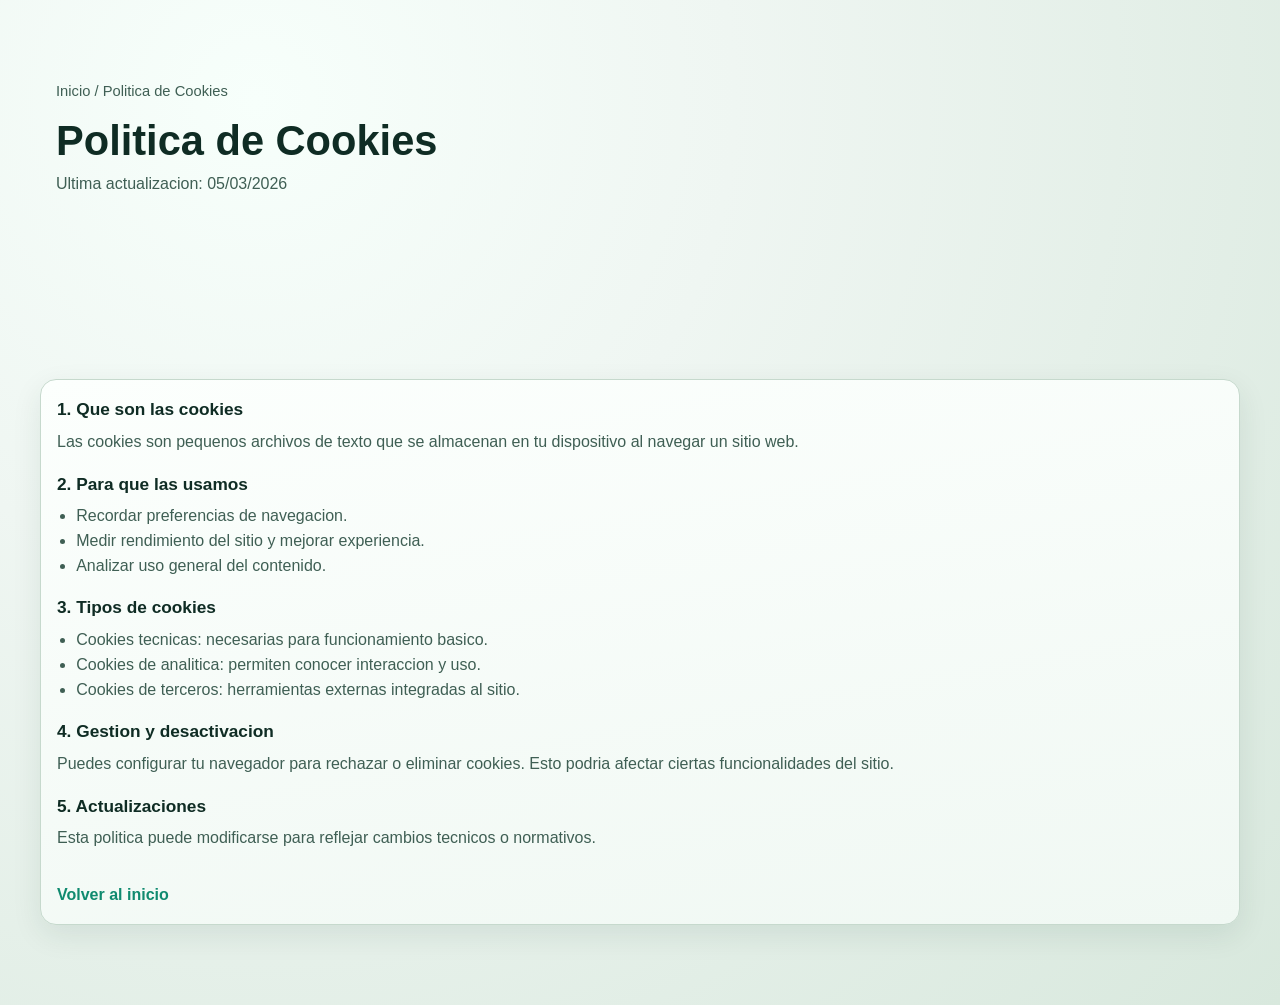
<file: politica-cookies.html>
<!DOCTYPE html>
<html lang="es">
<head>
    <meta charset="UTF-8">
    <meta name="viewport" content="width=device-width, initial-scale=1.0">
    <title>Politica de Cookies | Xestion Systems</title>
    <meta name="description" content="Politica de cookies y tecnologias similares utilizadas por Xestion Systems.">
    <meta name="robots" content="index,follow">
    <link rel="stylesheet" href="style.css">
</head>
<body class="legal-page">
    <main>
        <section class="section legal-hero">
            <div class="container">
                <p class="breadcrumb"><a href="index.html">Inicio</a> / Politica de Cookies</p>
                <h1>Politica de Cookies</h1>
                <p class="section-subtitle">Ultima actualizacion: 05/03/2026</p>
            </div>
        </section>

        <section class="section">
            <div class="container legal-content">
                <article>
                    <h2>1. Que son las cookies</h2>
                    <p>Las cookies son pequenos archivos de texto que se almacenan en tu dispositivo al navegar un sitio web.</p>
                </article>

                <article>
                    <h2>2. Para que las usamos</h2>
                    <ul>
                        <li>Recordar preferencias de navegacion.</li>
                        <li>Medir rendimiento del sitio y mejorar experiencia.</li>
                        <li>Analizar uso general del contenido.</li>
                    </ul>
                </article>

                <article>
                    <h2>3. Tipos de cookies</h2>
                    <ul>
                        <li>Cookies tecnicas: necesarias para funcionamiento basico.</li>
                        <li>Cookies de analitica: permiten conocer interaccion y uso.</li>
                        <li>Cookies de terceros: herramientas externas integradas al sitio.</li>
                    </ul>
                </article>

                <article>
                    <h2>4. Gestion y desactivacion</h2>
                    <p>Puedes configurar tu navegador para rechazar o eliminar cookies. Esto podria afectar ciertas funcionalidades del sitio.</p>
                </article>

                <article>
                    <h2>5. Actualizaciones</h2>
                    <p>Esta politica puede modificarse para reflejar cambios tecnicos o normativos.</p>
                </article>

                <a class="back-home" href="index.html">Volver al inicio</a>
            </div>
        </section>
    </main>
</body>
</html>
</file>
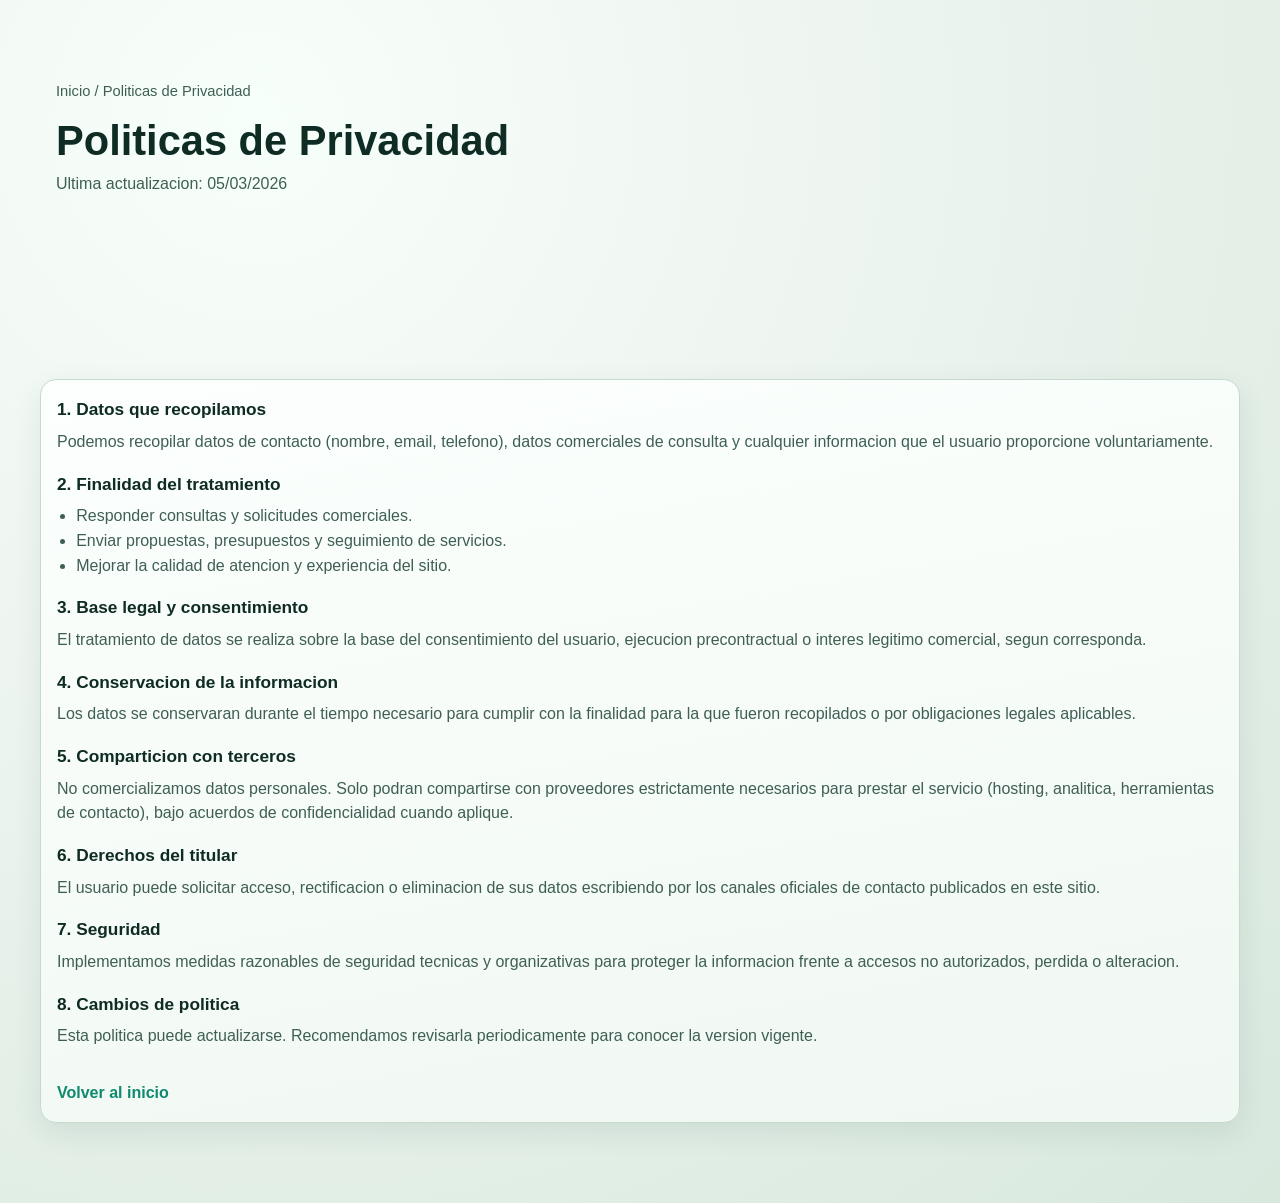
<file: politicas-privacidad.html>
<!DOCTYPE html>
<html lang="es">
<head>
    <meta charset="UTF-8">
    <meta name="viewport" content="width=device-width, initial-scale=1.0">
    <title>Politicas de Privacidad | Xestion Systems</title>
    <meta name="description" content="Politicas de privacidad y tratamiento de datos personales de Xestion Systems.">
    <meta name="robots" content="index,follow">
    <link rel="stylesheet" href="style.css">
</head>
<body class="legal-page">
    <main>
        <section class="section legal-hero">
            <div class="container">
                <p class="breadcrumb"><a href="index.html">Inicio</a> / Politicas de Privacidad</p>
                <h1>Politicas de Privacidad</h1>
                <p class="section-subtitle">Ultima actualizacion: 05/03/2026</p>
            </div>
        </section>

        <section class="section">
            <div class="container legal-content">
                <article>
                    <h2>1. Datos que recopilamos</h2>
                    <p>Podemos recopilar datos de contacto (nombre, email, telefono), datos comerciales de consulta y cualquier informacion que el usuario proporcione voluntariamente.</p>
                </article>

                <article>
                    <h2>2. Finalidad del tratamiento</h2>
                    <ul>
                        <li>Responder consultas y solicitudes comerciales.</li>
                        <li>Enviar propuestas, presupuestos y seguimiento de servicios.</li>
                        <li>Mejorar la calidad de atencion y experiencia del sitio.</li>
                    </ul>
                </article>

                <article>
                    <h2>3. Base legal y consentimiento</h2>
                    <p>El tratamiento de datos se realiza sobre la base del consentimiento del usuario, ejecucion precontractual o interes legitimo comercial, segun corresponda.</p>
                </article>

                <article>
                    <h2>4. Conservacion de la informacion</h2>
                    <p>Los datos se conservaran durante el tiempo necesario para cumplir con la finalidad para la que fueron recopilados o por obligaciones legales aplicables.</p>
                </article>

                <article>
                    <h2>5. Comparticion con terceros</h2>
                    <p>No comercializamos datos personales. Solo podran compartirse con proveedores estrictamente necesarios para prestar el servicio (hosting, analitica, herramientas de contacto), bajo acuerdos de confidencialidad cuando aplique.</p>
                </article>

                <article>
                    <h2>6. Derechos del titular</h2>
                    <p>El usuario puede solicitar acceso, rectificacion o eliminacion de sus datos escribiendo por los canales oficiales de contacto publicados en este sitio.</p>
                </article>

                <article>
                    <h2>7. Seguridad</h2>
                    <p>Implementamos medidas razonables de seguridad tecnicas y organizativas para proteger la informacion frente a accesos no autorizados, perdida o alteracion.</p>
                </article>

                <article>
                    <h2>8. Cambios de politica</h2>
                    <p>Esta politica puede actualizarse. Recomendamos revisarla periodicamente para conocer la version vigente.</p>
                </article>

                <a class="back-home" href="index.html">Volver al inicio</a>
            </div>
        </section>
    </main>
</body>
</html>
</file>
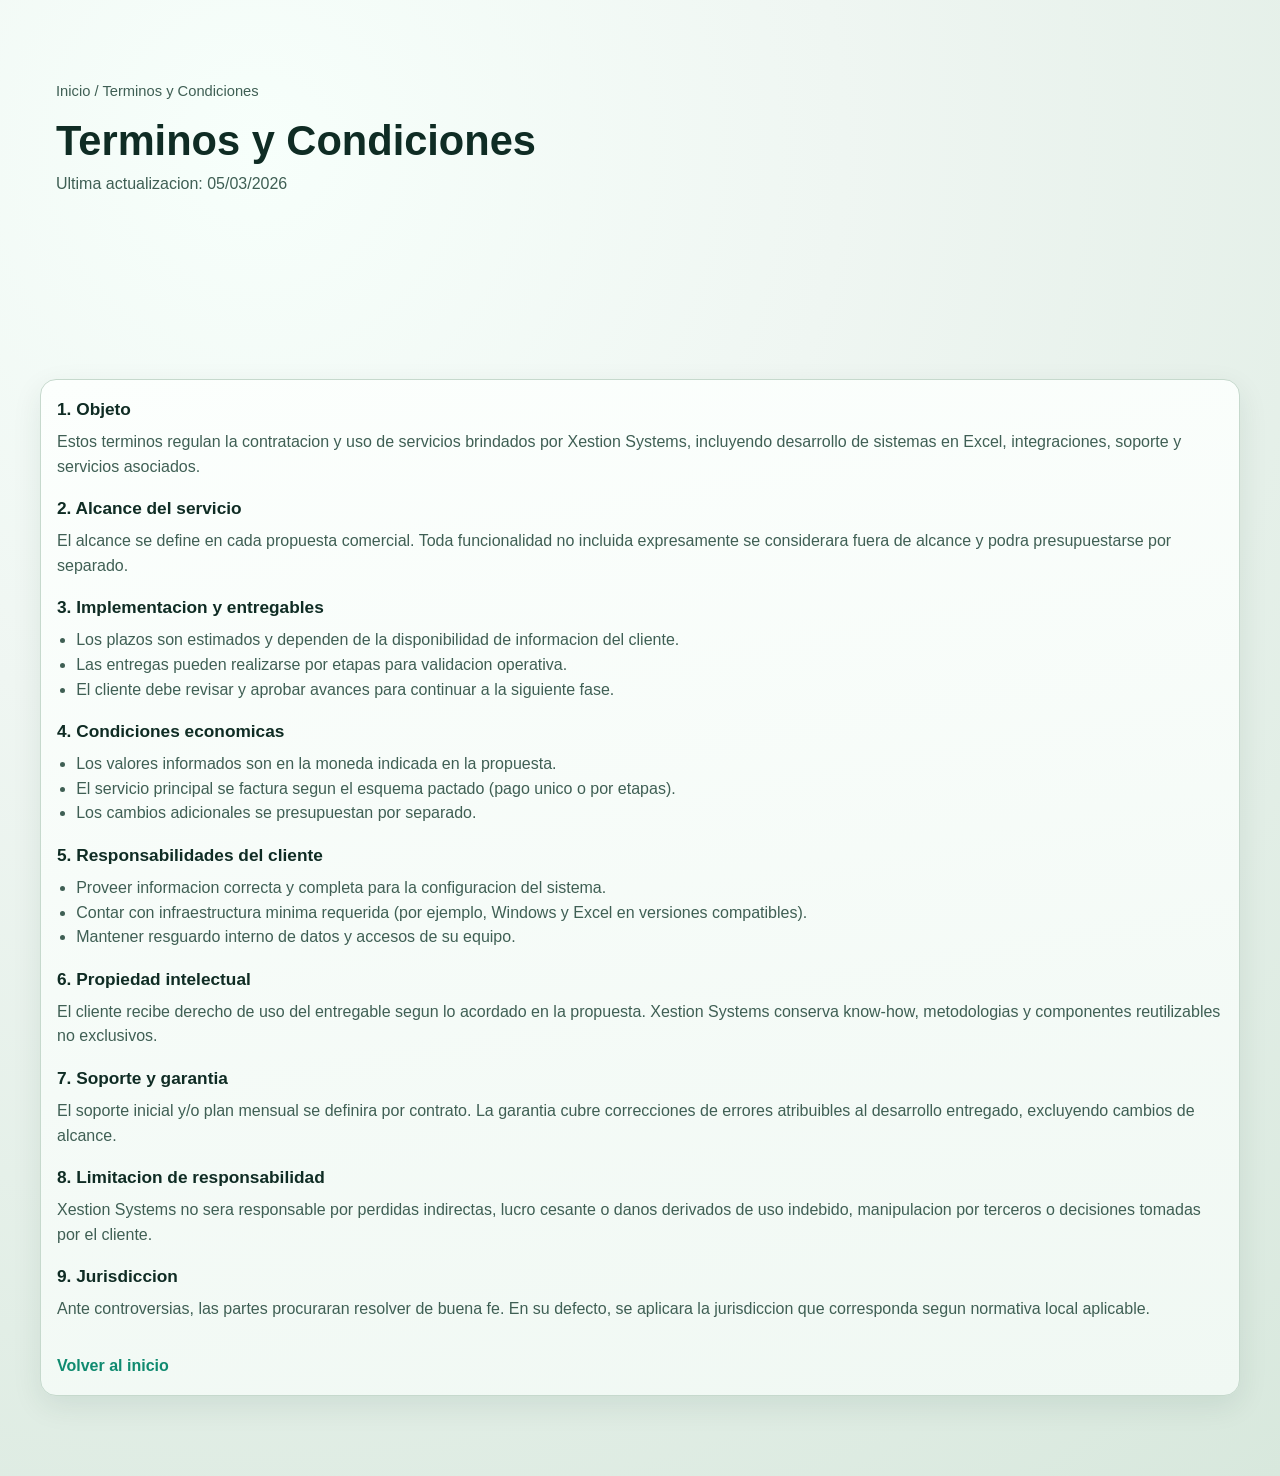
<file: terminos-condiciones.html>
<!DOCTYPE html>
<html lang="es">
<head>
    <meta charset="UTF-8">
    <meta name="viewport" content="width=device-width, initial-scale=1.0">
    <title>Terminos y Condiciones | Xestion Systems</title>
    <meta name="description" content="Terminos y condiciones de uso de los servicios de Xestion Systems.">
    <meta name="robots" content="index,follow">
    <link rel="stylesheet" href="style.css">
</head>
<body class="legal-page">
    <main>
        <section class="section legal-hero">
            <div class="container">
                <p class="breadcrumb"><a href="index.html">Inicio</a> / Terminos y Condiciones</p>
                <h1>Terminos y Condiciones</h1>
                <p class="section-subtitle">Ultima actualizacion: 05/03/2026</p>
            </div>
        </section>

        <section class="section">
            <div class="container legal-content">
                <article>
                    <h2>1. Objeto</h2>
                    <p>Estos terminos regulan la contratacion y uso de servicios brindados por Xestion Systems, incluyendo desarrollo de sistemas en Excel, integraciones, soporte y servicios asociados.</p>
                </article>

                <article>
                    <h2>2. Alcance del servicio</h2>
                    <p>El alcance se define en cada propuesta comercial. Toda funcionalidad no incluida expresamente se considerara fuera de alcance y podra presupuestarse por separado.</p>
                </article>

                <article>
                    <h2>3. Implementacion y entregables</h2>
                    <ul>
                        <li>Los plazos son estimados y dependen de la disponibilidad de informacion del cliente.</li>
                        <li>Las entregas pueden realizarse por etapas para validacion operativa.</li>
                        <li>El cliente debe revisar y aprobar avances para continuar a la siguiente fase.</li>
                    </ul>
                </article>

                <article>
                    <h2>4. Condiciones economicas</h2>
                    <ul>
                        <li>Los valores informados son en la moneda indicada en la propuesta.</li>
                        <li>El servicio principal se factura segun el esquema pactado (pago unico o por etapas).</li>
                        <li>Los cambios adicionales se presupuestan por separado.</li>
                    </ul>
                </article>

                <article>
                    <h2>5. Responsabilidades del cliente</h2>
                    <ul>
                        <li>Proveer informacion correcta y completa para la configuracion del sistema.</li>
                        <li>Contar con infraestructura minima requerida (por ejemplo, Windows y Excel en versiones compatibles).</li>
                        <li>Mantener resguardo interno de datos y accesos de su equipo.</li>
                    </ul>
                </article>

                <article>
                    <h2>6. Propiedad intelectual</h2>
                    <p>El cliente recibe derecho de uso del entregable segun lo acordado en la propuesta. Xestion Systems conserva know-how, metodologias y componentes reutilizables no exclusivos.</p>
                </article>

                <article>
                    <h2>7. Soporte y garantia</h2>
                    <p>El soporte inicial y/o plan mensual se definira por contrato. La garantia cubre correcciones de errores atribuibles al desarrollo entregado, excluyendo cambios de alcance.</p>
                </article>

                <article>
                    <h2>8. Limitacion de responsabilidad</h2>
                    <p>Xestion Systems no sera responsable por perdidas indirectas, lucro cesante o danos derivados de uso indebido, manipulacion por terceros o decisiones tomadas por el cliente.</p>
                </article>

                <article>
                    <h2>9. Jurisdiccion</h2>
                    <p>Ante controversias, las partes procuraran resolver de buena fe. En su defecto, se aplicara la jurisdiccion que corresponda segun normativa local aplicable.</p>
                </article>

                <a class="back-home" href="index.html">Volver al inicio</a>
            </div>
        </section>
    </main>
</body>
</html>
</file>
<file: style.css>
:root {
    --bg: #eff6f2;
    --bg-soft: #dce9df;
    --text: #0f2c24;
    --muted: #3f5f54;
    --primary: #0f8a6f;
    --primary-strong: #0b6f59;
    --accent: #ff7a3d;
    --surface: #ffffff;
    --stroke: #c4d8cc;
    --shadow-soft: 0 10px 30px rgba(15, 50, 40, 0.09);
    --shadow-strong: 0 16px 40px rgba(10, 44, 35, 0.2);
}

* {
    box-sizing: border-box;
    margin: 0;
    padding: 0;
}

html {
    scroll-behavior: smooth;
}

body {
    background: radial-gradient(circle at 20% 10%, #f7fffb 0%, var(--bg) 35%, #d8e8dd 100%);
    color: var(--text);
    font-family: "Plus Jakarta Sans", sans-serif;
    line-height: 1.55;
    overflow-x: hidden;
}

.page-noise {
    position: fixed;
    inset: 0;
    pointer-events: none;
    background-image: radial-gradient(rgba(18, 57, 45, 0.04) 0.5px, transparent 0.5px);
    background-size: 4px 4px;
    opacity: 0.45;
    z-index: -1;
}

img {
    display: block;
    max-width: 100%;
}

a {
    color: inherit;
    text-decoration: none;
}

ul {
    list-style: none;
}

.container {
    margin-inline: auto;
    max-width: 1200px;
    padding-inline: 1rem;
}

.section {
    padding: 4rem 0;
}

.section-title {
    font-family: "Sora", sans-serif;
    font-size: 1.85rem;
    line-height: 1.12;
    letter-spacing: -0.02em;
    margin-bottom: 0.8rem;
}

.section-subtitle {
    color: var(--muted);
    margin-bottom: 1.4rem;
    max-width: 760px;
}

.btn {
    border-radius: 999px;
    display: inline-flex;
    font-weight: 700;
    justify-content: center;
    padding: 0.78rem 1.2rem;
    transition: transform 0.24s ease, box-shadow 0.24s ease, background-color 0.24s ease;
}

.btn:hover {
    transform: translateY(-1px);
}

.btn-solid {
    background: linear-gradient(120deg, var(--primary) 0%, var(--primary-strong) 80%);
    box-shadow: var(--shadow-strong);
    color: #f5fff8;
}

.btn-outline {
    border: 1.5px solid var(--primary);
    color: var(--primary);
}

.site-header {
    backdrop-filter: blur(7px);
    background: rgba(241, 249, 244, 0.84);
    border-bottom: 1px solid rgba(15, 112, 89, 0.14);
    left: 0;
    position: sticky;
    top: 0;
    width: 100%;
    z-index: 40;
}

.nav-wrap {
    align-items: center;
    display: flex;
    justify-content: space-between;
    min-height: 74px;
}

.brand {
    align-items: center;
    display: flex;
    gap: 0.55rem;
}

.brand img {
    height: 42px;
    width: 42px;
}

.brand span {
    font-family: "Sora", sans-serif;
    font-size: 1.02rem;
    font-weight: 700;
}

.menu-button {
    background: transparent;
    border: 0;
    display: grid;
    gap: 0.32rem;
    width: 2.4rem;
}

.menu-button span {
    background: var(--text);
    border-radius: 10px;
    height: 2.5px;
    transition: transform 0.22s ease;
    width: 100%;
}

.main-nav {
    background: var(--surface);
    border: 1px solid var(--stroke);
    border-radius: 1rem;
    box-shadow: var(--shadow-soft);
    display: flex;
    flex-direction: column;
    gap: 0.75rem;
    left: 1rem;
    opacity: 0;
    padding: 1rem;
    pointer-events: none;
    position: absolute;
    right: 1rem;
    top: 78px;
    transform: translateY(-8px);
    transition: opacity 0.24s ease, transform 0.24s ease;
}

.main-nav a {
    color: var(--muted);
    font-weight: 600;
}

.main-nav.is-open {
    opacity: 1;
    pointer-events: auto;
    transform: translateY(0);
}

.btn-nav {
    align-self: flex-start;
    background: var(--text);
    color: #ecfff6;
    margin-top: 0.3rem;
}

.hero {
    overflow: clip;
    padding: 2.8rem 0 3.7rem;
    position: relative;
}

.hero::before,
.hero::after {
    content: "";
    pointer-events: none;
    position: absolute;
}

.hero::before {
    background: radial-gradient(circle, rgba(4, 156, 122, 0.2) 0%, transparent 70%);
    height: 340px;
    right: -130px;
    top: -80px;
    width: 340px;
}

.hero::after {
    background: linear-gradient(150deg, rgba(255, 122, 61, 0.12), transparent 60%);
    bottom: -60px;
    height: 190px;
    left: -40px;
    transform: rotate(-12deg);
    width: 240px;
}

.hero-grid {
    display: grid;
    gap: 1.5rem;
}

.eyebrow {
    color: var(--primary-strong);
    font-size: 0.82rem;
    font-weight: 700;
    letter-spacing: 0.08em;
    text-transform: uppercase;
}

.hero h1 {
    font-family: "Sora", sans-serif;
    font-size: clamp(1.9rem, 4vw, 3.4rem);
    letter-spacing: -0.03em;
    line-height: 1.02;
    margin: 0.55rem 0 0.9rem;
}

.hero-lead {
    color: var(--muted);
    max-width: 590px;
}

.hero-cta {
    display: flex;
    flex-wrap: wrap;
    gap: 0.7rem;
    margin-top: 1.1rem;
}

.tiny-note {
    color: #547468;
    font-size: 0.9rem;
    margin-top: 0.8rem;
}

.hero-card {
    background: linear-gradient(145deg, #f9fffc 0%, #edf6f0 100%);
    border: 1px solid #bfd5c8;
    border-radius: 1.2rem;
    box-shadow: var(--shadow-soft);
    overflow: hidden;
}

.hero-card img {
    aspect-ratio: 16 / 10;
    object-fit: cover;
    width: 100%;
}

.hero-card-info {
    padding: 1rem;
}

.hero-card-title {
    font-family: "Sora", sans-serif;
    font-size: 1.1rem;
    margin-bottom: 0.2rem;
}

.steps,
.info-grid,
.option-grid,
.product-grid,
.showcase-grid,
.team-grid {
    display: grid;
    gap: 1rem;
}

.step,
.info-card,
.option-card,
.product-card,
.team-card,
.faq-item,
.cta-box,
.legal-content {
    background: linear-gradient(170deg, #fcfffd, #f0f8f3);
    border: 1px solid #c6d9cd;
    border-radius: 1rem;
    box-shadow: var(--shadow-soft);
    padding: 1rem;
}

.step-number {
    color: var(--accent);
    font-family: "Sora", sans-serif;
    font-size: 1.3rem;
    font-weight: 800;
}

.step h3,
.info-card h3,
.option-card h3,
.product-card h3,
.team-card h3,
.legal-content h2 {
    font-family: "Sora", sans-serif;
    font-size: 1.08rem;
    margin-bottom: 0.42rem;
}

.team-card {
    text-align: center;
}

.team-card p {
    margin-inline: auto;
    max-width: 34ch;
}

.option-card ul {
    display: grid;
    gap: 0.32rem;
    margin-top: 0.62rem;
}

.option-card li {
    color: var(--muted);
    font-size: 0.94rem;
}

.center-cta {
    margin-top: 1.2rem;
}

.section-pricing {
    background: linear-gradient(180deg, #eef8f2 0%, #e2f0e8 100%);
}

.pricing-wrap {
    border: 1px solid #b9d0c2;
    border-radius: 1rem;
    overflow-x: auto;
}

table {
    border-collapse: collapse;
    min-width: 700px;
    width: 100%;
}

th,
td {
    border-bottom: 1px solid #d2e4d9;
    padding: 0.85rem;
    text-align: left;
}

thead th {
    background: #0f8a6f;
    color: #ecfff8;
    font-family: "Sora", sans-serif;
    font-size: 0.92rem;
}

tbody tr:nth-child(even) {
    background: #f7fcf9;
}

.product-card img,
.showcase-grid img,
.team-card img {
    border-radius: 0.8rem;
    margin-bottom: 0.75rem;
    object-fit: cover;
    width: 100%;
}

.product-card {
    cursor: pointer;
}

.product-open {
    margin-top: 0.8rem;
}

.showcase-grid img {
    aspect-ratio: 16 / 10;
    border: 1px solid #bfd4c8;
    box-shadow: var(--shadow-soft);
}

.team-card img {
    aspect-ratio: 1 / 1;
    border: 3px solid rgba(15, 138, 111, 0.2);
    border-radius: 999px;
    margin: 0 auto 0.9rem;
    max-width: 230px;
}

.section-clients {
    background: #f5fbf7;
}

.logo-marquee {
    border-block: 1px solid #c8dacd;
    margin-top: 1.1rem;
    overflow: hidden;
    padding: 0.95rem 0;
}

.logo-track {
    animation: logo-scroll 30s linear infinite;
    display: flex;
    gap: 1.8rem;
    width: max-content;
}

.logo-track img {
    background: #ffffff;
    border: 1px solid #c8dacd;
    border-radius: 0.8rem;
    height: 54px;
    padding: 0.5rem 0.75rem;
    width: auto;
}

.section-testimonials {
    background: linear-gradient(180deg, #e8f3ec 0%, #f4fbf7 100%);
}

.testimonial-slider {
    overflow: hidden;
}

.testimonial-track {
    display: flex;
    gap: 1rem;
    transition: transform 0.35s ease;
}

.testimonial-card {
    background: #ffffff;
    border: 1px solid #bfd4c8;
    border-radius: 1rem;
    box-shadow: var(--shadow-soft);
    flex: 0 0 100%;
    min-height: 240px;
    padding: 1rem;
}

.testimonial-card h3 {
    font-family: "Sora", sans-serif;
    font-size: 1.06rem;
    margin-bottom: 0.35rem;
}

.testimonial-score {
    color: var(--primary-strong);
    font-size: 0.9rem;
    font-weight: 700;
    margin-bottom: 0.75rem;
}

.testimonial-text {
    color: var(--muted);
    margin-bottom: 0.85rem;
}

.testimonial-source {
    color: #4c6f63;
    font-size: 0.88rem;
}

.testimonial-dots {
    display: flex;
    gap: 0.5rem;
    justify-content: center;
    margin-top: 0.9rem;
}

.testimonial-dot {
    background: #9fc2b3;
    border: 0;
    border-radius: 999px;
    cursor: pointer;
    height: 0.56rem;
    width: 0.56rem;
}

.testimonial-dot.active {
    background: var(--primary);
    width: 1.35rem;
}

.faq-list {
    display: grid;
    gap: 0.8rem;
}

.faq-question {
    background: transparent;
    border: 0;
    color: var(--text);
    cursor: pointer;
    font-family: "Sora", sans-serif;
    font-size: 1rem;
    font-weight: 600;
    text-align: left;
    width: 100%;
}

.faq-answer {
    color: var(--muted);
    max-height: 0;
    overflow: hidden;
    transition: max-height 0.28s ease, margin-top 0.28s ease;
}

.faq-item.is-open .faq-answer {
    margin-top: 0.6rem;
    max-height: 130px;
}

.section-cta {
    padding-bottom: 5.5rem;
}

.cta-box h2 {
    font-family: "Sora", sans-serif;
    font-size: 1.4rem;
    line-height: 1.2;
    margin-bottom: 0.5rem;
}

.cta-box p {
    color: var(--muted);
    margin-bottom: 1rem;
}

.site-footer {
    background: #0c2f27;
    color: #d7efe2;
    padding: 2.2rem 0;
}

.footer-grid {
    display: grid;
    gap: 1.2rem;
}

.footer-brand,
.footer-title {
    font-family: "Sora", sans-serif;
    font-weight: 700;
    margin-bottom: 0.4rem;
}

.site-footer a {
    color: #a6dbc4;
    display: block;
    margin-bottom: 0.25rem;
}

.whatsapp-float {
    align-items: center;
    background: linear-gradient(180deg, #1ecf72, #17ad5e);
    border-radius: 999px;
    bottom: 0.9rem;
    box-shadow: 0 10px 20px rgba(2, 57, 23, 0.24);
    color: #ffffff;
    display: inline-flex;
    height: 3.2rem;
    justify-content: center;
    position: fixed;
    right: 0.8rem;
    width: 3.2rem;
    z-index: 50;
}

.whatsapp-float svg {
    fill: #ffffff;
    height: 1.8rem;
    width: 1.8rem;
}

body.modal-open {
    overflow: hidden;
}

.system-modal {
    inset: 0;
    opacity: 0;
    pointer-events: none;
    position: fixed;
    transition: opacity 0.25s ease;
    z-index: 100;
}

.system-modal.is-open {
    opacity: 1;
    pointer-events: auto;
}

.system-modal__overlay {
    background: rgba(4, 20, 16, 0.68);
    inset: 0;
    position: absolute;
}

.system-modal__dialog {
    background: #f7fff9;
    border: 1px solid #bcd5c8;
    border-radius: 1rem;
    box-shadow: 0 24px 60px rgba(8, 28, 23, 0.38);
    left: 50%;
    max-height: 88vh;
    max-width: min(1000px, calc(100% - 1.5rem));
    overflow: auto;
    padding: 1rem;
    position: absolute;
    top: 50%;
    transform: translate(-50%, -50%);
    width: 100%;
}

.system-modal__close {
    background: #e7f2eb;
    border: 1px solid #bcd5c8;
    border-radius: 999px;
    color: var(--text);
    cursor: pointer;
    font-size: 0.84rem;
    font-weight: 800;
    height: 2rem;
    position: absolute;
    right: 0.9rem;
    top: 0.9rem;
    width: 2rem;
}

.system-modal__grid {
    display: grid;
    gap: 1rem;
}

.system-modal__main {
    border: 1px solid #bad0c4;
    border-radius: 0.8rem;
}

.system-modal__visual img {
    aspect-ratio: 16 / 10;
    border: 1px solid #bad0c4;
    border-radius: 0.8rem;
    object-fit: cover;
    width: 100%;
}

.system-modal__visual {
    position: relative;
}

.system-modal__nav {
    align-items: center;
    background: rgba(12, 47, 39, 0.82);
    border: 1px solid rgba(255, 255, 255, 0.35);
    border-radius: 999px;
    color: #ffffff;
    cursor: pointer;
    display: inline-flex;
    font-size: 1.7rem;
    font-weight: 700;
    height: 2.4rem;
    justify-content: center;
    line-height: 1;
    position: absolute;
    top: calc(50% - 1.5rem);
    width: 2.4rem;
    z-index: 2;
}

.system-modal__nav--prev {
    left: 0.5rem;
}

.system-modal__nav--next {
    right: 0.5rem;
}

.system-modal__thumbs {
    display: grid;
    gap: 0.5rem;
    grid-template-columns: repeat(4, minmax(0, 1fr));
    margin-top: 0.6rem;
}

.system-modal__thumb {
    background: #ffffff;
    border: 1px solid #bad0c4;
    border-radius: 0.65rem;
    cursor: pointer;
    overflow: hidden;
    padding: 0;
}

.system-modal__thumb img {
    aspect-ratio: 16 / 10;
    border: 0;
    border-radius: 0;
    margin: 0;
    object-fit: cover;
}

.system-modal__thumb.is-active {
    border-color: var(--primary);
    box-shadow: 0 0 0 2px rgba(15, 138, 111, 0.18);
}

.system-modal__description {
    color: var(--muted);
    margin: 0.5rem 0 0.8rem;
}

.system-modal__block {
    margin-top: 0.9rem;
}

.system-modal__block h4 {
    font-family: "Sora", sans-serif;
    font-size: 0.95rem;
    margin-bottom: 0.4rem;
}

.system-modal__block ul {
    display: grid;
    gap: 0.34rem;
    list-style: disc;
    margin-left: 1.2rem;
}

.system-modal__block li {
    color: var(--muted);
    font-size: 0.92rem;
}

.reveal {
    opacity: 0;
    transform: translateY(16px);
    transition: opacity 0.5s ease, transform 0.5s ease;
}

.reveal.in {
    opacity: 1;
    transform: translateY(0);
}

.legal-page {
    min-height: 100vh;
}

.legal-hero {
    padding: 2rem 0 1rem;
}

.legal-hero h1 {
    font-family: "Sora", sans-serif;
    font-size: clamp(1.8rem, 4vw, 2.6rem);
    line-height: 1.05;
    margin-bottom: 0.6rem;
}

.breadcrumb {
    color: var(--muted);
    font-size: 0.92rem;
    margin-bottom: 1rem;
}

.legal-content {
    display: grid;
    gap: 1rem;
}

.legal-content p,
.legal-content li {
    color: var(--muted);
}

.legal-content ul {
    list-style: disc;
    margin-left: 1.2rem;
}

.back-home {
    color: var(--primary);
    display: inline-flex;
    font-weight: 700;
    margin-top: 1rem;
}

@keyframes logo-scroll {
    from { transform: translateX(0); }
    to { transform: translateX(-50%); }
}

@media (min-width: 720px) {
    .section {
        padding: 5rem 0;
    }

    .main-nav {
        align-items: center;
        background: transparent;
        border: 0;
        box-shadow: none;
        flex-direction: row;
        gap: 1rem;
        opacity: 1;
        padding: 0;
        pointer-events: auto;
        position: static;
        transform: none;
    }

    .menu-button {
        display: none;
    }

    .btn-nav {
        align-self: auto;
        margin-top: 0;
    }

    .hero-grid {
        align-items: center;
        grid-template-columns: 1.08fr 0.92fr;
    }

    .steps,
    .info-grid,
    .option-grid,
    .product-grid,
    .team-grid {
        grid-template-columns: repeat(2, minmax(0, 1fr));
    }

    .showcase-grid {
        grid-template-columns: repeat(2, minmax(0, 1fr));
    }

    .testimonial-card {
        flex: 0 0 calc(50% - 0.5rem);
    }

    .footer-grid {
        grid-template-columns: 1.2fr 1fr 1fr 1fr;
    }

    .system-modal__dialog {
        padding: 1.2rem;
    }

    .system-modal__grid {
        grid-template-columns: 1fr 1fr;
    }
}

@media (min-width: 1040px) {
    .steps {
        grid-template-columns: repeat(5, minmax(0, 1fr));
    }

    .info-grid,
    .option-grid,
    .product-grid,
    .team-grid {
        grid-template-columns: repeat(3, minmax(0, 1fr));
    }

    .testimonial-card {
        flex: 0 0 calc(33.333% - 0.67rem);
    }
}
</file>
